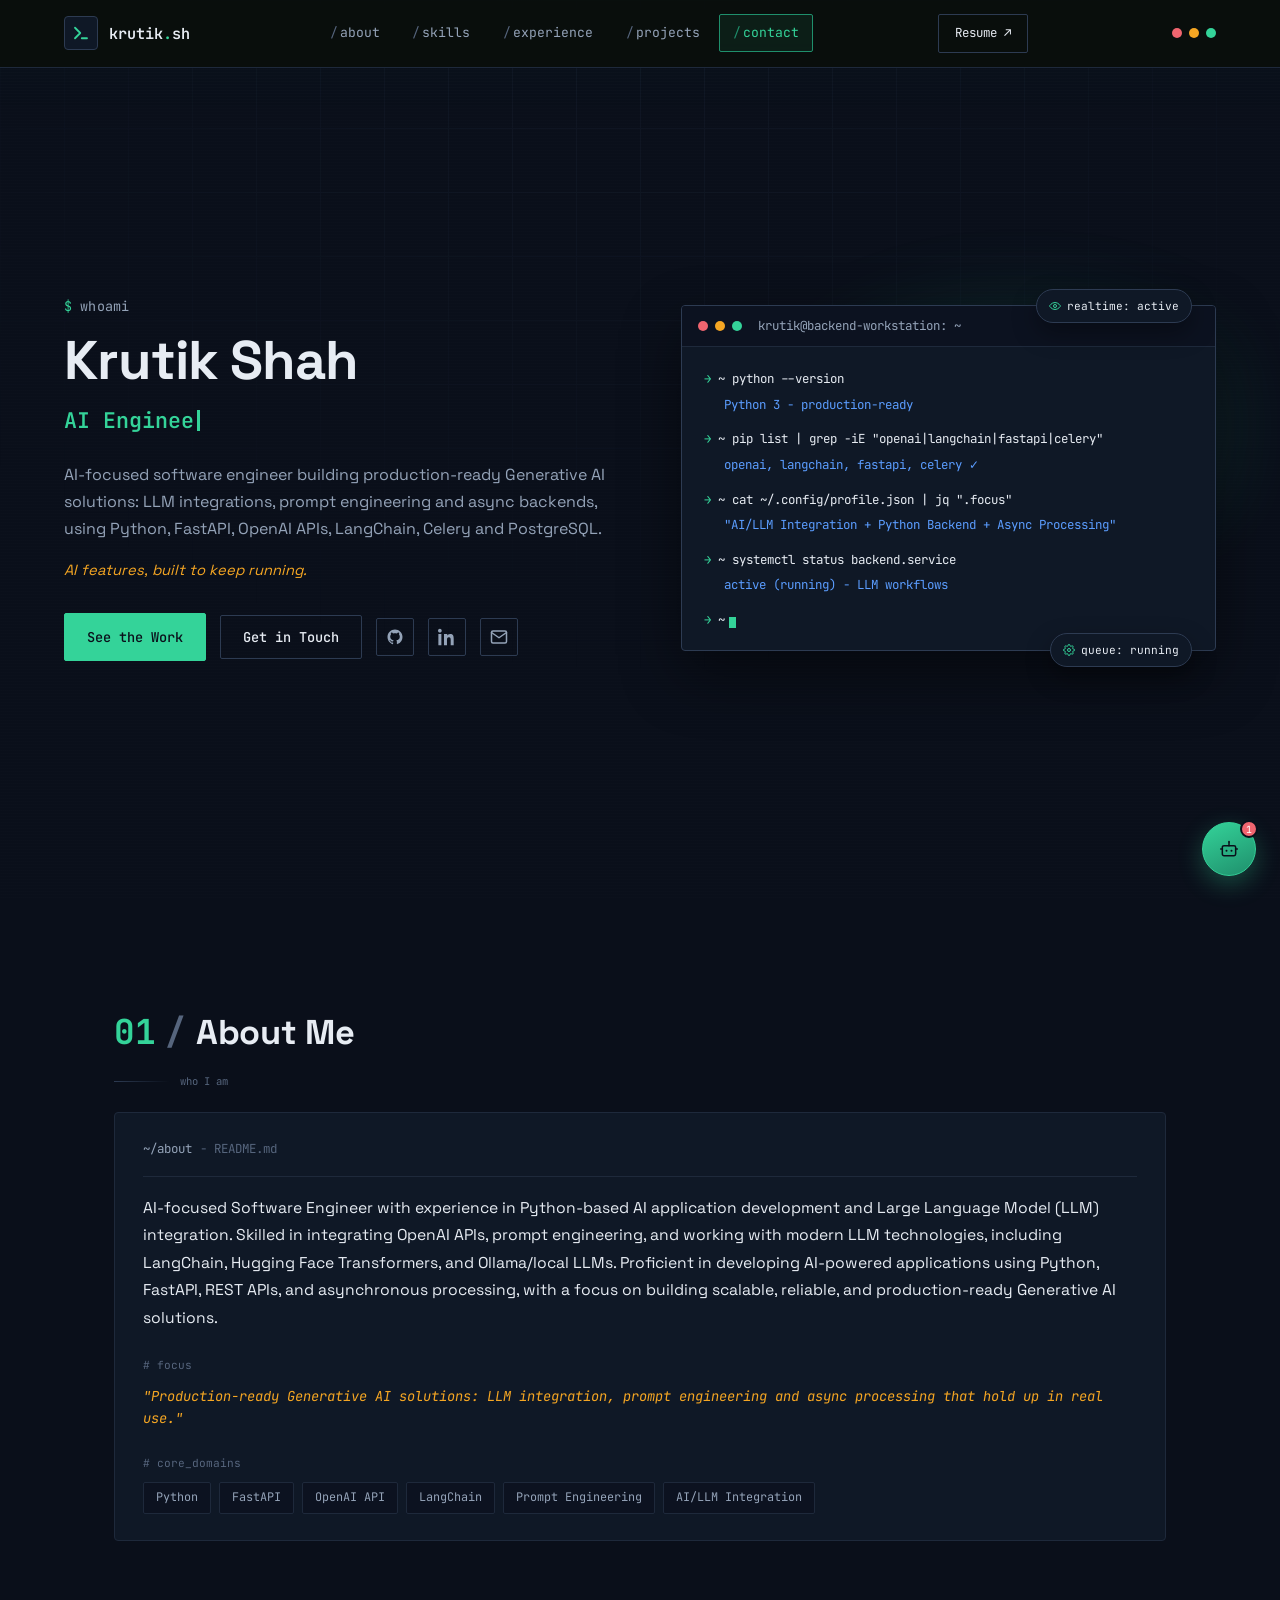
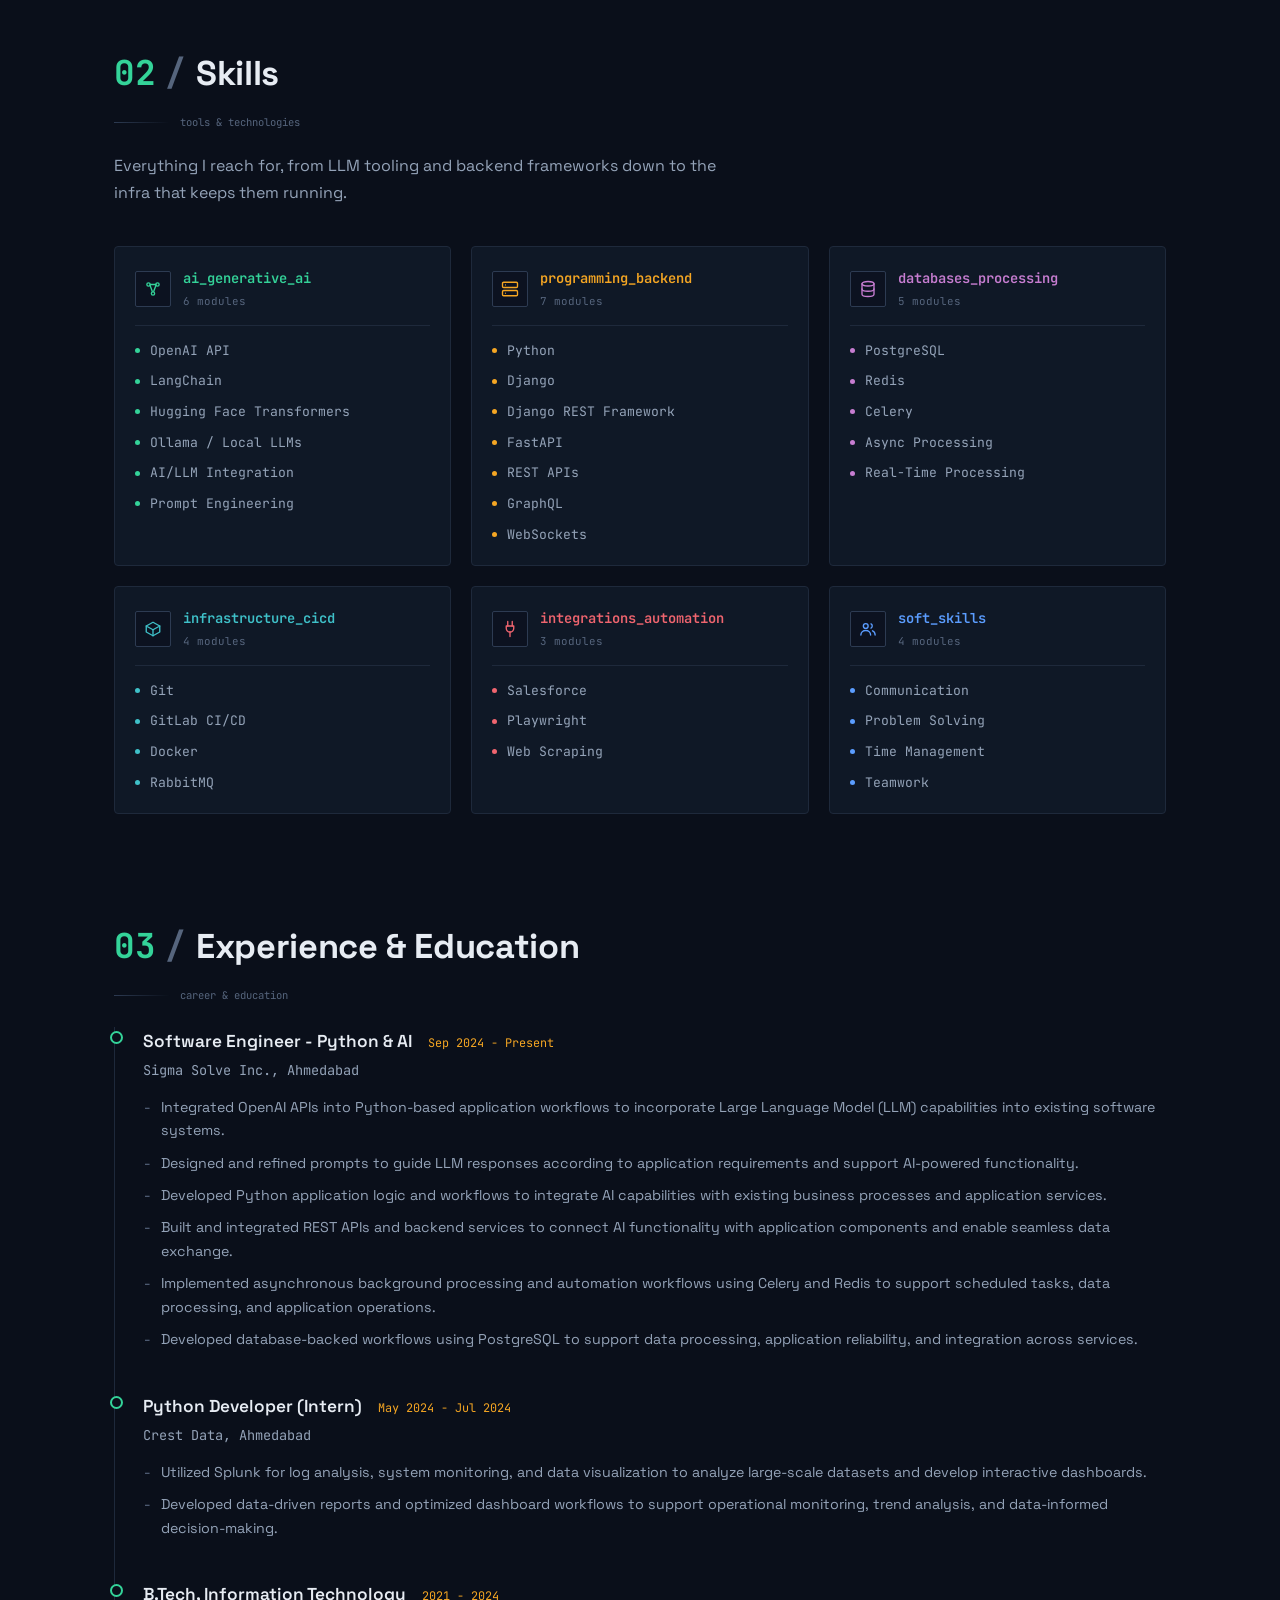
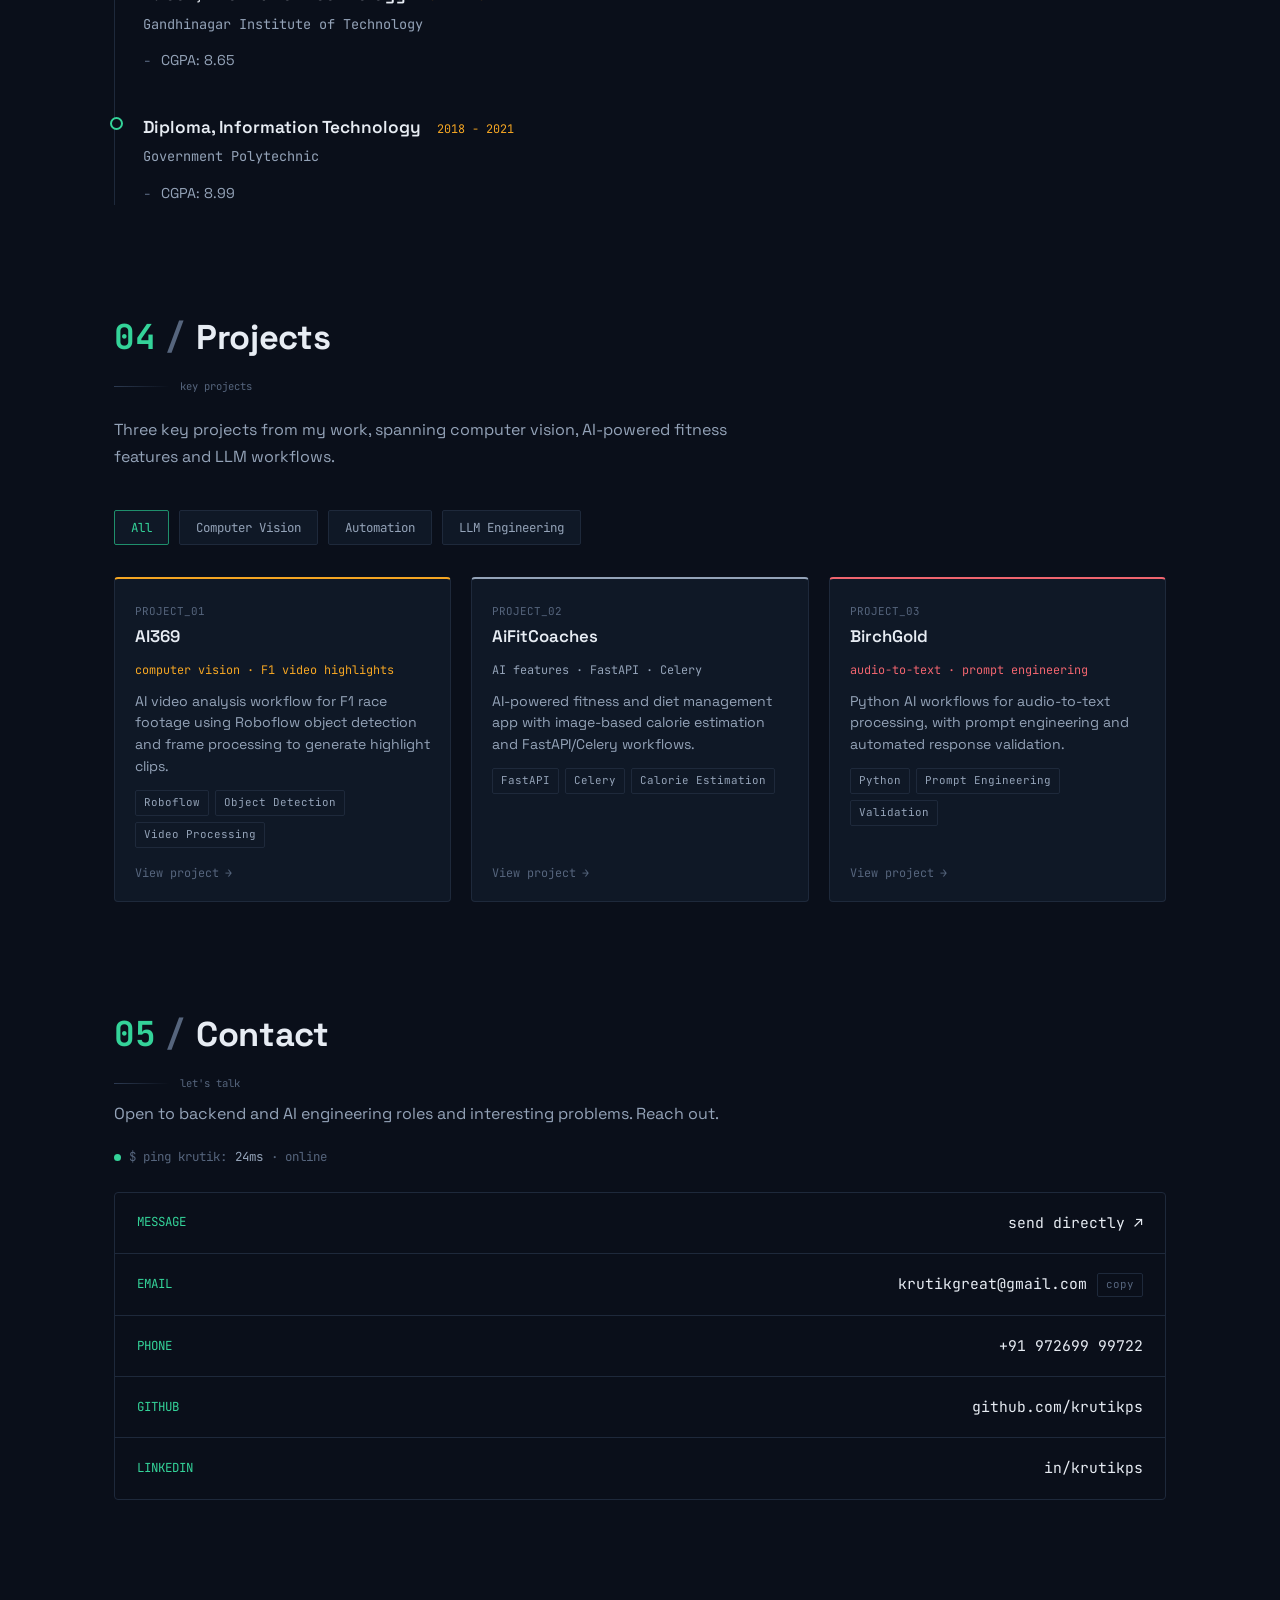
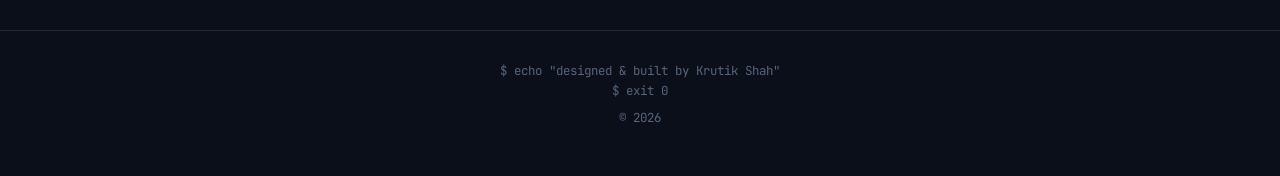
<file: index.html>
<!doctype html>
<html lang="en">

<head>
  <meta charset="UTF-8" />
  <meta name="viewport" content="width=device-width, initial-scale=1.0" />
  <title>Krutik Shah - AI Engineer &amp; Python Developer</title>
  <meta name="description"
    content="Krutik Shah - AI Engineer &amp; Python Developer building LLM-powered applications with Python, FastAPI, OpenAI APIs, LangChain, Celery and PostgreSQL." />
  <link rel="icon"
    href="data:image/svg+xml,%3Csvg xmlns='http://www.w3.org/2000/svg' viewBox='0 0 40 40'%3E%3Ccircle cx='20' cy='24' r='11' fill='none' stroke='%2334D399' stroke-width='2'/%3E%3Cpath d='M20 21C20 10 30 6 34 6 34 14 28 21 20 21Z' fill='%23F5A623'/%3E%3C/svg%3E" />
  <link rel="preconnect" href="https://fonts.googleapis.com">
  <link rel="preconnect" href="https://fonts.gstatic.com" crossorigin>
  <link
    href="https://fonts.googleapis.com/css2?family=JetBrains+Mono:wght@400;500;600;700&family=Space+Grotesk:wght@400;500;600;700&display=swap"
    rel="stylesheet">
  <link rel="stylesheet" href="style.css" />
</head>

<body>

  <div class="splash-screen" id="splashScreen" aria-hidden="true">
    <div class="splash-box">
      <p class="splash-line"><span class="splash-prompt">$</span>booting krutik.sh</p>
      <p class="splash-line splash-line-2"><span class="splash-prompt">$</span>starting backend.service</p>
      <p class="splash-line splash-line-3"><span class="splash-ok">[ok]</span>ready<span class="splash-cursor"></span>
      </p>
    </div>
  </div>

  <div class="blueprint-grid" aria-hidden="true"></div>
  <div class="scanline" aria-hidden="true"></div>

  <!-- shared defs: logo mark + diagram arrowhead -->
  <svg width="0" height="0" style="position:absolute">
    <defs>
      <symbol id="i-mark" viewBox="0 0 24 24">
        <path d="M4 5L11 12L4 19" stroke="currentColor" stroke-width="2.4" stroke-linecap="round"
          stroke-linejoin="round" fill="none" />
        <path d="M13 19H20" stroke="currentColor" stroke-width="2.4" stroke-linecap="round" />
      </symbol>
      <marker id="arrow" viewBox="0 0 10 10" refX="8" refY="5" markerWidth="6" markerHeight="6"
        orient="auto-start-reverse">
        <path d="M0,0 L10,5 L0,10 z" class="flow-arrow" />
      </marker>
    </defs>
  </svg>

  <header class="nav" id="nav">
    <a href="#top" class="logo">
      <span class="logo-badge"><svg class="logo-mark" viewBox="0 0 40 40" width="18" height="18">
          <use href="#i-mark" />
        </svg></span>
      <span class="logo-text">krutik<span class="logo-dot">.</span>sh</span>
    </a>
    <nav class="nav-links" id="navLinks">
      <a href="#telemetry" data-section="telemetry">about</a>
      <a href="#stack" data-section="stack">skills</a>
      <a href="#experience" data-section="experience">experience</a>
      <a href="#systems" data-section="systems">projects</a>
      <a href="#contact" data-section="contact">contact</a>
    </nav>
    <a class="resume-btn" href="resume.html" target="_blank" rel="noopener">Resume ↗</a>
    <div class="term-dots nav-controls" aria-hidden="true"><span></span><span></span><span></span></div>
    <button class="burger" id="burger" aria-label="Toggle menu"
      aria-expanded="false"><span></span><span></span><span></span></button>
  </header>

  <main id="top">

    <!-- HERO -->
    <section class="hero">
      <div class="hero-grid">

        <div class="hero-content">
          <p class="prompt-line hero-anim" style="--d:1"><span class="prompt-sym">$</span> whoami</p>
          <h1 class="hero-name hero-anim" style="--d:2">Krutik Shah</h1>
          <div class="hero-role-line hero-anim" style="--d:2.5">
            <span class="hero-role" id="roleCycler"></span><span class="hero-role-cursor"></span>
          </div>
          <p class="hero-sub hero-anim" style="--d:3">
            AI-focused software engineer building production-ready Generative AI solutions: LLM integrations,
            prompt engineering and async backends, using Python, FastAPI, OpenAI APIs, LangChain, Celery and
            PostgreSQL.
          </p>
          <p class="hero-tagline hero-anim" style="--d:4">AI features, built to keep running.</p>
          <div class="hero-cta hero-anim" style="--d:5">
            <a href="#systems" class="btn btn-primary">See the Work</a>
            <button type="button" class="btn btn-ghost" data-modal-open>Get in Touch</button>
            <a class="icon-btn" href="https://github.com/krutikps" target="_blank" rel="noopener" aria-label="GitHub">
              <svg viewBox="0 0 24 24" width="18" height="18" fill="currentColor">
                <path
                  d="M12 2C6.48 2 2 6.48 2 12c0 4.42 2.87 8.17 6.84 9.5.5.09.68-.22.68-.48 0-.24-.01-.87-.01-1.71-2.78.6-3.37-1.34-3.37-1.34-.46-1.16-1.11-1.47-1.11-1.47-.91-.62.07-.61.07-.61 1 .07 1.53 1.03 1.53 1.03.89 1.52 2.34 1.08 2.91.83.09-.65.35-1.08.63-1.33-2.22-.25-4.55-1.11-4.55-4.94 0-1.09.39-1.98 1.03-2.68-.1-.25-.45-1.27.1-2.65 0 0 .84-.27 2.75 1.02.8-.22 1.65-.33 2.5-.33.85 0 1.7.11 2.5.33 1.91-1.29 2.75-1.02 2.75-1.02.55 1.38.2 2.4.1 2.65.64.7 1.03 1.59 1.03 2.68 0 3.84-2.34 4.68-4.57 4.93.36.31.68.92.68 1.85 0 1.34-.01 2.42-.01 2.75 0 .27.18.58.69.48A10.02 10.02 0 0022 12c0-5.52-4.48-10-10-10z" />
              </svg>
            </a>
            <a class="icon-btn" href="https://www.linkedin.com/in/krutikps" target="_blank" rel="noopener"
              aria-label="LinkedIn">
              <svg viewBox="0 0 24 24" width="18" height="18" fill="currentColor">
                <path
                  d="M4.98 3.5C4.98 4.88 3.87 6 2.5 6S.02 4.88.02 3.5 1.13 1 2.5 1s2.48 1.12 2.48 2.5zM.5 8h4v15h-4V8zM8.5 8h3.83v2.05h.05c.53-1 1.83-2.05 3.77-2.05 4.03 0 4.77 2.65 4.77 6.1V23h-4v-6.93c0-1.65-.03-3.77-2.3-3.77-2.3 0-2.65 1.8-2.65 3.65V23h-4V8z" />
              </svg>
            </a>
            <a class="icon-btn" href="mailto:krutikgreat@gmail.com" aria-label="Email">
              <svg viewBox="0 0 24 24" width="18" height="18" fill="none" stroke="currentColor" stroke-width="2"
                stroke-linecap="round" stroke-linejoin="round">
                <path d="M4 4h16a2 2 0 0 1 2 2v12a2 2 0 0 1-2 2H4a2 2 0 0 1-2-2V6a2 2 0 0 1 2-2z" />
                <path d="M22 6l-10 7L2 6" />
              </svg>
            </a>
          </div>
        </div>

        <div class="hero-term-wrap hero-anim" style="--d:2">
          <span class="hero-float-badge hero-float-top"><svg viewBox="0 0 24 24" width="12" height="12" fill="none"
              stroke="currentColor" stroke-width="2">
              <path d="M1 12s4-7 11-7 11 7 11 7-4 7-11 7-11-7-11-7z" />
              <circle cx="12" cy="12" r="3" />
            </svg>realtime: active</span>
          <div class="terminal hero-terminal">
            <div class="term-bar">
              <div class="term-dots" aria-hidden="true"><span></span><span></span><span></span></div>
              <span class="term-title">krutik@backend-workstation: ~</span>
            </div>
            <div class="term-body hero-term-body">
              <p class="term-line hero-anim" style="--d:3"><span class="term-arrow">&rarr;</span> <span
                  class="term-cmd">~ python --version</span></p>
              <p class="term-out hero-anim" style="--d:3.3">Python 3 - production-ready</p>
              <p class="term-line hero-anim" style="--d:4"><span class="term-arrow">&rarr;</span> <span
                  class="term-cmd">~ pip list | grep -iE "openai|langchain|fastapi|celery"</span></p>
              <p class="term-out hero-anim" style="--d:4.3">openai, langchain, fastapi, celery &check;</p>
              <p class="term-line hero-anim" style="--d:5"><span class="term-arrow">&rarr;</span> <span
                  class="term-cmd">~ cat ~/.config/profile.json | jq ".focus"</span></p>
              <p class="term-out hero-anim" style="--d:5.3">"AI/LLM Integration + Python Backend + Async Processing"</p>
              <p class="term-line hero-anim" style="--d:6"><span class="term-arrow">&rarr;</span> <span
                  class="term-cmd">~ systemctl status backend.service</span></p>
              <p class="term-out hero-anim" style="--d:6.3">active (running) - LLM workflows</p>
              <p class="term-line hero-anim" style="--d:7"><span class="term-arrow">&rarr;</span> <span
                  class="term-cmd">~</span><span class="cursor"></span></p>
            </div>
          </div>
          <span class="hero-float-badge hero-float-bottom"><svg viewBox="0 0 24 24" width="12" height="12" fill="none"
              stroke="currentColor" stroke-width="2">
              <circle cx="12" cy="12" r="3" />
              <path
                d="M19.4 15a1.65 1.65 0 0 0 .33 1.82l.06.06a2 2 0 1 1-2.83 2.83l-.06-.06a1.65 1.65 0 0 0-1.82-.33 1.65 1.65 0 0 0-1 1.51V21a2 2 0 0 1-4 0v-.09A1.65 1.65 0 0 0 9 19.4a1.65 1.65 0 0 0-1.82.33l-.06.06a2 2 0 1 1-2.83-2.83l.06-.06a1.65 1.65 0 0 0 .33-1.82 1.65 1.65 0 0 0-1.51-1H3a2 2 0 0 1 0-4h.09A1.65 1.65 0 0 0 4.6 9a1.65 1.65 0 0 0-.33-1.82l-.06-.06a2 2 0 1 1 2.83-2.83l.06.06a1.65 1.65 0 0 0 1.82.33H9a1.65 1.65 0 0 0 1-1.51V3a2 2 0 0 1 4 0v.09a1.65 1.65 0 0 0 1 1.51 1.65 1.65 0 0 0 1.82-.33l.06-.06a2 2 0 1 1 2.83 2.83l-.06.06a1.65 1.65 0 0 0-.33 1.82V9a1.65 1.65 0 0 0 1.51 1H21a2 2 0 0 1 0 4h-.09a1.65 1.65 0 0 0-1.51 1z" />
            </svg>queue: running</span>
        </div>

      </div>
    </section>

    <!-- TELEMETRY -->
    <section id="telemetry" class="section">
      <div class="sec-head">
        <h2 class="sec-title"><span class="sec-index">01</span><span class="sec-slash">/</span>About Me</h2>
        <div class="sec-rule"><span class="sec-rule-line"></span><span class="sec-log">who I am</span></div>
      </div>
      <div class="about-grid reveal">
        <div class="about-readme">
          <div class="readme-head">
            <span class="readme-path">~/about</span>
            <span class="readme-file">- README.md</span>
          </div>
          <p class="readme-bio">
            AI-focused Software Engineer with experience in Python-based AI application development and Large
            Language Model (LLM) integration. Skilled in integrating OpenAI APIs, prompt engineering, and working
            with modern LLM technologies, including LangChain, Hugging Face Transformers, and Ollama/local LLMs.
            Proficient in developing AI-powered applications using Python, FastAPI, REST APIs, and asynchronous
            processing, with a focus on building scalable, reliable, and production-ready Generative AI solutions.
          </p>
          <div class="readme-block">
            <p class="readme-label"># focus</p>
            <p class="readme-quote">"Production-ready Generative AI solutions: LLM integration, prompt engineering and
              async processing that hold up in real use."</p>
          </div>
          <div class="readme-block">
            <p class="readme-label"># core_domains</p>
            <div class="domain-tags">
              <span>Python</span><span>FastAPI</span><span>OpenAI API</span><span>LangChain</span><span>Prompt
                Engineering</span><span>AI/LLM Integration</span>
            </div>
          </div>
        </div>
      </div>
    </section>

    <!-- SKILL MATRIX -->
    <section id="stack" class="section">
      <div class="sec-head">
        <h2 class="sec-title"><span class="sec-index">02</span><span class="sec-slash">/</span>Skills</h2>
        <div class="sec-rule"><span class="sec-rule-line"></span><span class="sec-log">tools &amp; technologies</span>
        </div>
      </div>
      <p class="section-lede">Everything I reach for, from LLM tooling and backend frameworks down to the infra that keeps them running.
      </p>

      <div class="skill-grid reveal">

        <div class="skill-card" data-cat="llm">
          <div class="skill-head">
            <span class="skill-icon"><svg viewBox="0 0 24 24" fill="none" stroke="currentColor" stroke-width="1.8"
                stroke-linecap="round" stroke-linejoin="round">
                <circle cx="6" cy="6" r="2.2" />
                <circle cx="18" cy="6" r="2.2" />
                <circle cx="12" cy="18" r="2.2" />
                <path d="M8 7l3 8M16 7l-3 8M8.2 6h7.6" />
              </svg></span>
            <div class="skill-head-text">
              <span class="skill-label">ai_generative_ai</span>
              <span class="skill-count">6 modules</span>
            </div>
          </div>
          <ul class="skill-list">
            <li><span class="skill-dot"></span>OpenAI API</li>
            <li><span class="skill-dot"></span>LangChain</li>
            <li><span class="skill-dot"></span>Hugging Face Transformers</li>
            <li><span class="skill-dot"></span>Ollama / Local LLMs</li>
            <li><span class="skill-dot"></span>AI/LLM Integration</li>
            <li><span class="skill-dot"></span>Prompt Engineering</li>
          </ul>
        </div>
        <div class="skill-card" data-cat="backend">
          <div class="skill-head">
            <span class="skill-icon"><svg viewBox="0 0 24 24" fill="none" stroke="currentColor" stroke-width="1.8"
                stroke-linecap="round" stroke-linejoin="round">
                <rect x="2" y="3" width="20" height="7" rx="1.5" />
                <rect x="2" y="14" width="20" height="7" rx="1.5" />
                <circle cx="6" cy="6.5" r=".8" fill="currentColor" stroke="none" />
                <circle cx="6" cy="17.5" r=".8" fill="currentColor" stroke="none" />
              </svg></span>
            <div class="skill-head-text">
              <span class="skill-label">programming_backend</span>
              <span class="skill-count">7 modules</span>
            </div>
          </div>
          <ul class="skill-list">
            <li><span class="skill-dot"></span>Python</li>
            <li><span class="skill-dot"></span>Django</li>
            <li><span class="skill-dot"></span>Django REST Framework</li>
            <li><span class="skill-dot"></span>FastAPI</li>
            <li><span class="skill-dot"></span>REST APIs</li>
            <li><span class="skill-dot"></span>GraphQL</li>
            <li><span class="skill-dot"></span>WebSockets</li>
          </ul>
        </div>
        <div class="skill-card" data-cat="data">
          <div class="skill-head">
            <span class="skill-icon"><svg viewBox="0 0 24 24" fill="none" stroke="currentColor" stroke-width="1.8"
                stroke-linecap="round" stroke-linejoin="round">
                <ellipse cx="12" cy="5" rx="8" ry="3" />
                <path d="M4 5v14c0 1.66 3.58 3 8 3s8-1.34 8-3V5" />
                <path d="M4 12c0 1.66 3.58 3 8 3s8-1.34 8-3" />
              </svg></span>
            <div class="skill-head-text">
              <span class="skill-label">databases_processing</span>
              <span class="skill-count">5 modules</span>
            </div>
          </div>
          <ul class="skill-list">
            <li><span class="skill-dot"></span>PostgreSQL</li>
            <li><span class="skill-dot"></span>Redis</li>
            <li><span class="skill-dot"></span>Celery</li>
            <li><span class="skill-dot"></span>Async Processing</li>
            <li><span class="skill-dot"></span>Real-Time Processing</li>
          </ul>
        </div>
        <div class="skill-card" data-cat="infra">
          <div class="skill-head">
            <span class="skill-icon"><svg viewBox="0 0 24 24" fill="none" stroke="currentColor" stroke-width="1.8"
                stroke-linecap="round" stroke-linejoin="round">
                <path d="M21 8l-9-5-9 5 9 5 9-5z" />
                <path d="M3 8v8l9 5 9-5V8" />
                <path d="M12 13v8" />
              </svg></span>
            <div class="skill-head-text">
              <span class="skill-label">infrastructure_cicd</span>
              <span class="skill-count">4 modules</span>
            </div>
          </div>
          <ul class="skill-list">
            <li><span class="skill-dot"></span>Git</li>
            <li><span class="skill-dot"></span>GitLab CI/CD</li>
            <li><span class="skill-dot"></span>Docker</li>
            <li><span class="skill-dot"></span>RabbitMQ</li>
          </ul>
        </div>
        <div class="skill-card" data-cat="integrations">
          <div class="skill-head">
            <span class="skill-icon"><svg viewBox="0 0 24 24" fill="none" stroke="currentColor" stroke-width="1.8"
                stroke-linecap="round" stroke-linejoin="round">
                <path d="M9 2v6M15 2v6" />
                <path d="M7 8h10v3a5 5 0 0 1-5 5 5 5 0 0 1-5-5V8z" />
                <path d="M12 16v6" />
              </svg></span>
            <div class="skill-head-text">
              <span class="skill-label">integrations_automation</span>
              <span class="skill-count">3 modules</span>
            </div>
          </div>
          <ul class="skill-list">
            <li><span class="skill-dot"></span>Salesforce</li>
            <li><span class="skill-dot"></span>Playwright</li>
            <li><span class="skill-dot"></span>Web Scraping</li>
          </ul>
        </div>
        <div class="skill-card" data-cat="ml">
          <div class="skill-head">
            <span class="skill-icon"><svg viewBox="0 0 24 24" fill="none" stroke="currentColor" stroke-width="1.8" stroke-linecap="round" stroke-linejoin="round"><circle cx="9" cy="8" r="3.2" /><path d="M2.5 20c0-3.6 2.9-6 6.5-6s6.5 2.4 6.5 6" /><path d="M16 5.2a3.2 3.2 0 0 1 0 5.6M18 14.4c2 .7 3.5 2.5 3.5 5.6" /></svg></span>
            <div class="skill-head-text">
              <span class="skill-label">soft_skills</span>
              <span class="skill-count">4 modules</span>
            </div>
          </div>
          <ul class="skill-list">
            <li><span class="skill-dot"></span>Communication</li>
            <li><span class="skill-dot"></span>Problem Solving</li>
            <li><span class="skill-dot"></span>Time Management</li>
            <li><span class="skill-dot"></span>Teamwork</li>
          </ul>
        </div>

      </div>
    </section>

    <!-- EXPERIENCE -->
    <section id="experience" class="section">
      <div class="sec-head">
        <h2 class="sec-title"><span class="sec-index">03</span><span class="sec-slash">/</span>Experience &amp;
          Education</h2>
        <div class="sec-rule"><span class="sec-rule-line"></span><span class="sec-log">career &amp; education</span>
        </div>
      </div>

      <div class="explog reveal">

        <div class="exp-item">
          <div class="exp-head">
            <h3>Software Engineer - Python &amp; AI</h3>
            <span class="exp-date">Sep 2024 - Present</span>
          </div>
          <p class="exp-company">Sigma Solve Inc., Ahmedabad</p>
          <ul>
            <li>Integrated OpenAI APIs into Python-based application workflows to incorporate Large Language Model (LLM) capabilities into existing software systems.</li>
            <li>Designed and refined prompts to guide LLM responses according to application requirements and support AI-powered functionality.</li>
            <li>Developed Python application logic and workflows to integrate AI capabilities with existing business processes and application services.</li>
            <li>Built and integrated REST APIs and backend services to connect AI functionality with application components and enable seamless data exchange.</li>
            <li>Implemented asynchronous background processing and automation workflows using Celery and Redis to support scheduled tasks, data processing, and application operations.</li>
            <li>Developed database-backed workflows using PostgreSQL to support data processing, application reliability, and integration across services.</li>
          </ul>
        </div>

        <div class="exp-item">
          <div class="exp-head">
            <h3>Python Developer (Intern)</h3>
            <span class="exp-date">May 2024 - Jul 2024</span>
          </div>
          <p class="exp-company">Crest Data, Ahmedabad</p>
          <ul>
            <li>Utilized Splunk for log analysis, system monitoring, and data visualization to analyze large-scale datasets and develop interactive dashboards.</li>
            <li>Developed data-driven reports and optimized dashboard workflows to support operational monitoring, trend analysis, and data-informed decision-making.</li>
          </ul>
        </div>

        <div class="exp-item">
          <div class="exp-head">
            <h3>B.Tech, Information Technology</h3>
            <span class="exp-date">2021 - 2024</span>
          </div>
          <p class="exp-company">Gandhinagar Institute of Technology</p>
          <ul>
            <li>CGPA: 8.65</li>
          </ul>
        </div>

        <div class="exp-item">
          <div class="exp-head">
            <h3>Diploma, Information Technology</h3>
            <span class="exp-date">2018 - 2021</span>
          </div>
          <p class="exp-company">Government Polytechnic</p>
          <ul>
            <li>CGPA: 8.99</li>
          </ul>
        </div>

      </div>
    </section>

    <!-- PIPELINE ARTIFACTS -->
    <section id="systems" class="section">
      <div class="sec-head">
        <h2 class="sec-title"><span class="sec-index">04</span><span class="sec-slash">/</span>Projects</h2>
        <div class="sec-rule"><span class="sec-rule-line"></span><span class="sec-log">key projects</span></div>
      </div>
      <p class="section-lede">Three key projects from my work, spanning computer vision, AI-powered fitness features and LLM
        workflows.</p>

      <div class="filter-tabs" role="group" aria-label="Filter projects by domain">
        <button type="button" class="filter-tab active" data-filter="all">All</button>
        <button type="button" class="filter-tab" data-filter="cv">Computer Vision</button>
        <button type="button" class="filter-tab" data-filter="automation">Automation</button>
        <button type="button" class="filter-tab" data-filter="llm">LLM Engineering</button>
      </div>

      <div class="pipeline-grid reveal">

        <!-- PROJECT 01 -->
        <article class="pipeline-card" data-category="cv" tabindex="0" role="button" aria-haspopup="dialog">
          <div class="pl-head">
            <div>
              <span class="pl-id">PROJECT_01</span>
              <h3>AI369</h3>
            </div>
            <span class="pl-role">computer vision · F1 video highlights</span>
          </div>
          <p class="pl-summary">AI video analysis workflow for F1 race footage using Roboflow object detection and
            frame processing to generate highlight clips.</p>
          <div class="pl-tags"><span>Roboflow</span><span>Object Detection</span><span>Video Processing</span></div>
          <span class="pl-view">View project <span aria-hidden="true">&rarr;</span></span>
          <div class="pl-detail">
            <div class="pl-body">
              <div class="pl-code-pane">
                <p class="pl-snippet-label">what it does</p>
                <ul style="display:flex;flex-direction:column;gap:9px;">
                  <li style="font-size:.87rem;color:var(--text-dim);">Developed an AI-based video analysis workflow for Formula 1 race footage using Roboflow object detection and video-frame processing.</li>
                  <li style="font-size:.87rem;color:var(--text-dim);">Integrated model inference to detect objects across extracted frames and connected detection results with video-processing workflows to support automated highlight clip generation.</li>
                </ul>
              </div>
            </div>
            <div class="pl-spec">
              <span><b>TOOLS</b> Roboflow · object detection · frame processing</span>
              <span><b>INPUT</b> F1 race videos</span>
              <span><b>OUTPUT</b> automated highlight clips</span>
            </div>
          </div>
        </article>

        <!-- PROJECT 02 -->
        <article class="pipeline-card" data-category="automation" tabindex="0" role="button" aria-haspopup="dialog">
          <div class="pl-head">
            <div>
              <span class="pl-id">PROJECT_02</span>
              <h3>AiFitCoaches</h3>
            </div>
            <span class="pl-role">AI features · FastAPI · Celery</span>
          </div>
          <p class="pl-summary">AI-powered fitness and diet management app with image-based calorie estimation and
            FastAPI/Celery workflows.</p>
          <div class="pl-tags"><span>FastAPI</span><span>Celery</span><span>Calorie Estimation</span></div>
          <span class="pl-view">View project <span aria-hidden="true">&rarr;</span></span>
          <div class="pl-detail">
            <div class="pl-body">
              <div class="pl-code-pane">
                <p class="pl-snippet-label">what it does</p>
                <ul style="display:flex;flex-direction:column;gap:9px;">
                  <li style="font-size:.87rem;color:var(--text-dim);">Developed AI-powered features for a fitness and diet management application, including image-based calorie estimation to help users track nutritional intake.</li>
                  <li style="font-size:.87rem;color:var(--text-dim);">Built application workflows using FastAPI and Celery to support fitness and meal management functionality, background task processing, and API integration.</li>
                </ul>
              </div>
            </div>
            <div class="pl-spec">
              <span><b>STACK</b> FastAPI · Celery</span>
              <span><b>FEATURES</b> image-based calorie estimation · meal management · background tasks</span>
            </div>
          </div>
        </article>

        <!-- PROJECT 03 -->
        <article class="pipeline-card" data-category="llm" tabindex="0" role="button" aria-haspopup="dialog">
          <div class="pl-head">
            <div>
              <span class="pl-id">PROJECT_03</span>
              <h3>BirchGold</h3>
            </div>
            <span class="pl-role">audio-to-text · prompt engineering</span>
          </div>
          <p class="pl-summary">Python AI workflows for audio-to-text processing, with prompt engineering and automated
            response validation.</p>
          <div class="pl-tags"><span>Python</span><span>Prompt Engineering</span><span>Validation</span></div>
          <span class="pl-view">View project <span aria-hidden="true">&rarr;</span></span>
          <div class="pl-detail">
            <div class="pl-body">
              <div class="pl-code-pane">
                <p class="pl-snippet-label">what it does</p>
                <ul style="display:flex;flex-direction:column;gap:9px;">
                  <li style="font-size:.87rem;color:var(--text-dim);">Developed Python-based AI workflows for audio-to-text processing and integrated prompt engineering techniques to guide AI-generated responses.</li>
                  <li style="font-size:.87rem;color:var(--text-dim);">Implemented automated response validation to support output consistency and reliable processing within the application workflow.</li>
                </ul>
              </div>
            </div>
            <div class="pl-spec">
              <span><b>TASK</b> audio-to-text processing</span>
              <span><b>METHOD</b> prompt engineering + automated response validation</span>
            </div>
          </div>
        </article>

      </div>
    </section>

    <!-- CONTACT -->
    <section id="contact" class="section contact-section">
      <div class="sec-head">
        <h2 class="sec-title"><span class="sec-index">05</span><span class="sec-slash">/</span>Contact</h2>
        <div class="sec-rule"><span class="sec-rule-line"></span><span class="sec-log">let's talk</span></div>
      </div>
      <p class="contact-sub">Open to backend and AI engineering roles and interesting problems. Reach out.</p>
      <p class="ping-status"><span class="ping-dot" aria-hidden="true"></span>$ ping krutik: <span
          class="ping-ms">24ms</span> · online</p>
      <div class="contact-table reveal">
        <button type="button" class="contact-row" data-modal-open>
          <span class="cr-label">MESSAGE</span>
          <span class="cr-value">send directly ↗</span>
        </button>
        <a class="contact-row" href="mailto:krutikgreat@gmail.com">
          <span class="cr-label">EMAIL</span>
          <span class="cr-value">krutikgreat@gmail.com<button type="button" class="copy-btn"
              data-copy="krutikgreat@gmail.com" aria-label="Copy email">copy</button></span>
        </a>
        <a class="contact-row" href="tel:+919726999722">
          <span class="cr-label">PHONE</span>
          <span class="cr-value">+91 972699 99722</span>
        </a>
        <a class="contact-row" href="https://github.com/krutikps" target="_blank" rel="noopener">
          <span class="cr-label">GITHUB</span>
          <span class="cr-value">github.com/krutikps</span>
        </a>
        <a class="contact-row" href="https://www.linkedin.com/in/krutikps" target="_blank" rel="noopener">
          <span class="cr-label">LINKEDIN</span>
          <span class="cr-value">in/krutikps</span>
        </a>
      </div>
    </section>

    <footer class="footer">
      <p>$ echo "designed &amp; built by Krutik Shah"</p>
      <p>$ exit 0</p>
      <p class="footer-year">© <span id="year"></span></p>
      <button type="button" class="scroll-top" id="scrollTop" aria-label="Scroll to top">↑</button>
    </footer>

  </main>

  <!-- CONTACT MODAL -->
  <div class="modal-overlay" id="contactModal" data-modal-close>
    <div class="modal-box" role="dialog" aria-modal="true" aria-labelledby="modalTitle">
      <div class="term-bar">
        <div class="term-dots" aria-hidden="true"><span></span><span></span><span></span></div>
        <span class="term-title" id="modalTitle">contact_form.sh</span>
        <button type="button" class="modal-close" data-modal-close aria-label="Close">&#10005;</button>
      </div>
      <div class="modal-body">
        <form id="contactForm">
          <input type="hidden" name="access_key" value="0f3a8d68-9fd0-4fd6-ad0f-da53c097c4af" />
          <input type="checkbox" name="botcheck" class="hp-field" tabindex="-1" autocomplete="off" />
          <div class="form-field">
            <label for="cf-name">name</label>
            <input type="text" id="cf-name" name="name" required />
          </div>
          <div class="form-field">
            <label for="cf-email">email</label>
            <input type="email" id="cf-email" name="email" required />
          </div>
          <div class="form-field">
            <label for="cf-message">message</label>
            <textarea id="cf-message" name="message" rows="4" required></textarea>
          </div>
          <button type="submit" class="btn btn-primary form-submit">Send message</button>
          <p class="form-msg" id="formMsg"></p>
        </form>
      </div>
    </div>
  </div>

  <!-- PROJECT MODAL -->
  <div class="modal-overlay" id="projectModal" data-modal-close>
    <div class="modal-box modal-box-lg" role="dialog" aria-modal="true" aria-labelledby="projectModalTitle">
      <div class="term-bar">
        <div class="term-dots" aria-hidden="true"><span></span><span></span><span></span></div>
        <span class="term-title">pipeline.sh</span>
        <button type="button" class="modal-close" data-modal-close aria-label="Close">&#10005;</button>
      </div>
      <div class="modal-body modal-body-project">
        <div class="pl-modal-head">
          <span class="pl-id" id="projectModalId"></span>
          <h3 id="projectModalTitle"></h3>
          <span class="pl-role" id="projectModalRole"></span>
        </div>
        <div id="projectModalDetail"></div>
      </div>
    </div>
  </div>

  <!-- AI AGENT WIDGET -->
  <button type="button" class="agent-toggle" id="agentToggle" aria-label="Open site assistant" aria-expanded="false">
    <svg class="agent-icon-bot" viewBox="0 0 24 24" width="20" height="20" fill="none" stroke="currentColor"
      stroke-width="1.8" stroke-linecap="round" stroke-linejoin="round">
      <rect x="4" y="8" width="16" height="12" rx="2" />
      <path d="M12 8V4" />
      <circle cx="12" cy="3" r="1" fill="currentColor" stroke="none" />
      <circle cx="9" cy="14" r="1.2" fill="currentColor" stroke="none" />
      <circle cx="15" cy="14" r="1.2" fill="currentColor" stroke="none" />
      <path d="M2 12h2M20 12h2" />
    </svg>
    <svg class="agent-icon-close" viewBox="0 0 24 24" width="18" height="18" fill="none" stroke="currentColor"
      stroke-width="2" stroke-linecap="round" stroke-linejoin="round">
      <path d="M18 6L6 18M6 6l12 12" />
    </svg>
    <span class="agent-toggle-badge" id="agentBadge">1</span>
  </button>

  <div class="agent-panel" id="agentPanel">
    <div class="term-bar">
      <div class="term-dots" aria-hidden="true"><span></span><span></span><span></span></div>
      <span class="term-title">ask_krutik.sh</span>
      <span class="agent-status"><span class="ping-dot" aria-hidden="true"></span>online</span>
      <button type="button" class="agent-close" id="agentCloseBtn" aria-label="Close chat">&#10005;</button>
    </div>
    <div class="agent-body" id="agentBody"></div>
    <div class="agent-quick" id="agentQuick"></div>
    <form class="agent-input-row" id="agentForm">
      <span class="agent-prompt">$</span>
      <input type="text" id="agentInput" placeholder="ask about skills, projects, resume..." autocomplete="off" />
      <button type="submit" class="agent-send" aria-label="Send">
        <svg viewBox="0 0 24 24" width="15" height="15" fill="none" stroke="currentColor" stroke-width="2"
          stroke-linecap="round" stroke-linejoin="round">
          <path d="M5 12h14M13 6l6 6-6 6" />
        </svg>
      </button>
    </form>
  </div>

  <script src="script.js"></script>
</body>

</html>
</file>
<file: style.css>
:root{
  --bg: #0A0F1A;
  --bg-raised: #0F1826;
  --bg-inset: #0C1220;
  --grid-line: #1E293B;
  --grid-line-bright: #2D3B52;
  --text: #E7ECF3;
  --text-dim: #94A3B8;
  --text-faint: #56657D;
  --accent: #34D399;
  --accent-dim: #1F8F6C;
  --accent-amber: #F5A623;
  --accent-blue: #5B9DFF;
  --accent-red: #F0656F;
  --accent-cyan: #3FC1C9;
  --accent-magenta: #C77DD1;
  --radius: 4px;
  --radius-sm: 2px;
  --maxw: 1180px;
  --unit: 8px;
  --ff-mono: 'JetBrains Mono', ui-monospace, 'SFMono-Regular', monospace;
  --ff-display: 'Space Grotesk', var(--ff-mono);
  --ff-body: 'Space Grotesk', var(--ff-mono);
}

*{box-sizing:border-box; margin:0; padding:0;}
html{scroll-behavior:smooth;}
body{
  background: var(--bg);
  color: var(--text);
  font-family: var(--ff-body);
  line-height: 1.65;
  overflow-x: hidden;
  position: relative;
}

/* ---------- BLUEPRINT GRID BACKDROP ---------- */
.blueprint-grid{
  position: fixed; inset:0; z-index:0; pointer-events:none;
  background-image:
    linear-gradient(var(--grid-line) 1px, transparent 1px),
    linear-gradient(90deg, var(--grid-line) 1px, transparent 1px);
  background-size: 64px 64px;
  opacity: .35;
  mask-image: radial-gradient(ellipse 1200px 900px at 50% 0%, #000 0%, transparent 75%);
}

/* ---------- SCANLINE TEXTURE ---------- */
.scanline{
  position: fixed; inset:0; z-index:1; pointer-events:none;
  background: linear-gradient(rgba(231,236,243,0.025) 1px, transparent 1px);
  background-size: 100% 3px;
  opacity: .5;
}
.scanline::after{
  content:""; position:absolute; top:0; left:0; right:0; height:120px;
  background: linear-gradient(rgba(52,211,153,0.05), transparent);
  animation: scanmove 9s linear infinite;
  will-change: transform;
}
@keyframes scanmove{
  0%{ transform: translateY(-120px); }
  100%{ transform: translateY(100vh); }
}
@media (prefers-reduced-motion: reduce){
  .scanline::after{ animation: none; display:none; }
}

a{color:inherit; text-decoration:none;}
ul{list-style:none;}
img{max-width:100%; display:block;}
code, pre{ font-family: var(--ff-mono); }

::selection{ background: var(--accent); color: var(--bg); }

/* ---------- NAV ---------- */
.nav{
  position: fixed; top:0; left:0; right:0; z-index:100;
  display:flex; align-items:center; justify-content:space-between;
  padding: 14px 5vw;
  backdrop-filter: blur(14px);
  background: rgba(10,14,11,0.88);
  border-bottom: 1px solid var(--grid-line);
  color: var(--text);
}
.nav-controls{ margin-left:18px; }
.logo{ display:flex; align-items:center; gap:11px; font-family: var(--ff-mono); font-weight:600; font-size:.95rem; color: var(--text); }
.logo-badge{
  display:flex; align-items:center; justify-content:center; flex-shrink:0;
  width:34px; height:34px; border-radius: var(--radius);
  background: var(--bg-raised); border: 1px solid var(--grid-line-bright);
  transition: border-color .2s ease;
}
.logo:hover .logo-badge{ border-color: var(--accent-dim); }
.logo-mark{ color: var(--accent); flex-shrink:0; }
.logo-dot{ color: var(--accent); }
.nav-links{ display:flex; align-items:center; gap:.3rem; font-size:.82rem; font-family: var(--ff-mono); }
.nav-links a{
  color: var(--text-dim); position:relative; padding: 7px 13px;
  border-radius: var(--radius-sm); border: 1px solid transparent;
  transition: color .2s ease, background .2s ease, border-color .2s ease;
}
.nav-links a::before{ content:"/"; color: var(--text-faint); margin-right:2px; }
.nav-links a:hover{ color: var(--text); background: var(--bg-raised); border-color: var(--grid-line); }
.nav-links a.active{ color: var(--accent); background: rgba(52,211,153,0.08); border-color: var(--accent-dim); }
.nav-links a.active::before{ color: var(--accent-dim); }

.resume-btn{
  border: 1px solid var(--grid-line-bright);
  padding: 8px 16px;
  border-radius: var(--radius-sm);
  font-family: var(--ff-mono); font-size: .78rem; color: var(--text);
  transition: all .2s ease; white-space: nowrap;
}
.resume-btn:hover{ background: var(--accent); border-color: var(--accent); color: var(--bg); }

.burger{ display:none; flex-direction:column; gap:5px; background:none; border:none; cursor:pointer; padding:6px; }
.burger span{ width:22px; height:2px; background: var(--text); display:block; transition: all .25s ease; }

/* ---------- HERO ---------- */
.hero{
  position: relative;
  min-height: 100svh;
  display:flex; flex-direction:column; align-items:center; justify-content:center;
  padding: 120px 5vw 64px;
  color: var(--text);
}
.hero-grid{
  position: relative; z-index:2;
  max-width: var(--maxw); width:100%;
  display:grid; grid-template-columns: 1.05fr 1fr; gap: 56px; align-items:center;
}

.terminal{
  border: 1px solid var(--grid-line-bright);
  border-radius: var(--radius);
  background: var(--bg-raised);
  box-shadow: 0 24px 60px rgba(0,0,0,0.45);
  overflow: hidden;
}
.term-bar{
  display:flex; align-items:center; gap:16px;
  padding: 10px 16px;
  background: var(--bg-inset);
  border-bottom: 1px solid var(--grid-line);
}
.term-dots{ display:flex; gap:7px; }
.term-dots span{ width:10px; height:10px; border-radius:50%; display:block; }
.term-dots span:nth-child(1){ background: var(--accent-red); }
.term-dots span:nth-child(2){ background: var(--accent-amber); }
.term-dots span:nth-child(3){ background: var(--accent); }
.term-title{ font-family: var(--ff-mono); font-size:.78rem; color: var(--text-dim); }

.term-body{ padding: 40px 36px 36px; }

.hero-anim{
  opacity:0; transform: translateY(12px);
  animation: heroIn .6s cubic-bezier(.2,.7,.2,1) forwards;
  animation-delay: calc(var(--d) * 0.08s);
}
@keyframes heroIn{ to{ opacity:1; transform: translateY(0); } }
@media (prefers-reduced-motion: reduce){
  .hero-anim{ animation: none; opacity:1; transform:none; }
}

.prompt-line{
  font-family: var(--ff-mono); color: var(--text-dim); letter-spacing:.01em; font-size:.84rem; margin-bottom: 14px;
}
.prompt-line .prompt-sym{ color: var(--accent); }

.hero-name{
  font-family: var(--ff-display); font-weight: 700;
  font-size: clamp(2.1rem, 5.2vw, 3.4rem);
  line-height: 1.1;
  letter-spacing: -0.02em;
  color: var(--text);
}
@keyframes blink{ 50%{ opacity:0; } }

.hero-role-line{ margin-top: 12px; display:flex; align-items:center; gap:3px; flex-wrap:wrap; }
.hero-role{
  font-family: var(--ff-mono); font-weight:600; color: var(--accent);
  font-size: clamp(1.1rem, 2.2vw, 1.35rem);
}
.hero-role-cursor{
  display:inline-block; width:3px; height:1.3rem; background: var(--accent);
  animation: blink 1s step-end infinite;
}
@media (prefers-reduced-motion: reduce){
  .hero-role-cursor{ animation: none; }
}

.hero-sub{
  font-family: var(--ff-body);
  margin-top: 22px; font-size: 1rem; color: var(--text-dim); max-width: 560px; line-height:1.7;
}
.hero-tagline{
  margin-top: 16px; font-size: .92rem; color: var(--accent-amber); font-style: italic; max-width: 560px;
}

.hero-cta{ display:flex; align-items:center; gap:14px; margin-top: 30px; flex-wrap:wrap; }
.btn{
  padding: 12px 22px; border-radius: var(--radius-sm); font-weight:500; font-size:.85rem;
  transition: all .2s ease; display:inline-flex; align-items:center; gap:8px; font-family: var(--ff-mono);
  border: 1px solid transparent; background:none; color: var(--text); cursor:pointer;
}
.btn-primary{ background: var(--accent); color: var(--bg); border-color: var(--accent); }
.btn-primary:hover{ background: #4de3ac; border-color: #4de3ac; }
.btn-ghost{ border:1px solid var(--grid-line-bright); color: var(--text); }
.btn-ghost:hover{ border-color: var(--accent); color: var(--accent); }

.icon-btn{
  display:flex; align-items:center; justify-content:center;
  width:38px; height:38px; border-radius: var(--radius-sm);
  border: 1px solid var(--grid-line-bright); color: var(--text-dim);
  transition: color .2s ease, border-color .2s ease;
}
.icon-btn:hover{ color: var(--accent); border-color: var(--accent-dim); }

.hero-term-wrap{ position:relative; }
.hero-term-wrap::before{
  content:"";
  position:absolute; inset:-48px;
  background: radial-gradient(ellipse 65% 55% at 62% 38%, color-mix(in srgb, var(--accent) 18%, transparent), transparent 72%);
  filter: blur(24px);
  z-index:1;
  pointer-events:none;
}
.hero-terminal{ position:relative; z-index:2; }
.hero-term-body{ padding: 22px 22px 20px; }
.term-line{ font-family: var(--ff-mono); font-size:.78rem; color: var(--text-dim); margin-top:14px; }
.term-line:first-child{ margin-top:0; }
.term-arrow{ color: var(--accent); }
.term-cmd{ color: var(--text); }
.term-line .cursor{
  display:inline-block; width:.5em; height:.9em; background: var(--accent);
  vertical-align: text-bottom; margin-left:4px;
  animation: blink 1s step-end infinite;
}
.term-out{
  font-family: var(--ff-mono); font-size:.78rem; color: var(--accent-blue); margin-top:5px; padding-left:20px;
}

.hero-float-badge{
  position:absolute; z-index:3; display:flex; align-items:center; gap:6px;
  font-family: var(--ff-mono); font-size:.7rem; color: var(--text);
  background: var(--bg-raised); border: 1px solid var(--grid-line-bright);
  padding: 7px 12px; border-radius: 999px; box-shadow: 0 10px 24px rgba(0,0,0,0.35);
}
.hero-float-badge svg{ color: var(--accent); flex-shrink:0; }
.hero-float-top{ top:-16px; right: 24px; }
.hero-float-bottom{ bottom:-16px; right: 24px; }

/* ---------- SECTION SHARED ---------- */
.section{
  max-width: var(--maxw); margin: 0 auto; padding: 104px 5vw 0; position:relative; z-index:2;
}
.sec-head{ margin-bottom: 22px; }
.sec-cmd{
  font-family: var(--ff-mono); font-size:.78rem; color: var(--text-faint); margin-bottom: 10px;
}
.sec-prompt{ color: var(--accent); }
.sec-title{
  font-family: var(--ff-display); font-weight: 700;
  font-size: clamp(1.5rem, 3.2vw, 2.15rem);
  letter-spacing: -0.01em; color: var(--text);
}
.sec-index{ font-family: var(--ff-mono); color: var(--accent); }
.sec-slash{ font-family: var(--ff-mono); color: var(--text-faint); margin: 0 10px; }
.sec-rule{ display:flex; align-items:center; gap:10px; margin-top: 12px; }
.sec-rule-line{
  height:1px; width:56px; background: linear-gradient(90deg, var(--grid-line-bright), transparent);
}
.sec-log{ font-family: var(--ff-mono); font-size:.66rem; color: var(--text-faint); }

.section-lede{
  font-family: var(--ff-body);
  color: var(--text-dim); max-width: 640px; margin-bottom: 40px; font-size:1rem;
}

.reveal{ opacity:0; transform: translateY(18px); transition: opacity .6s ease, transform .6s ease; }
.reveal.in-view{ opacity:1; transform: translateY(0); }

/* ---------- ABOUT / README PANEL ---------- */
.about-grid{ display:grid; grid-template-columns: 1fr; gap: 24px; align-items:start; }
.about-readme{
  border: 1px solid var(--grid-line); border-radius: var(--radius); background: var(--bg-raised);
  padding: 26px 28px;
}
.readme-head{
  display:flex; align-items:center; gap:8px;
  padding-bottom: 16px; margin-bottom: 18px; border-bottom: 1px solid var(--grid-line);
  font-family: var(--ff-mono); font-size:.78rem;
}
.readme-path{ color: var(--text-dim); }
.readme-file{ color: var(--text-faint); }
.readme-bio{ font-family: var(--ff-body); color: var(--text); font-size:.98rem; line-height:1.75; }
.readme-block{ margin-top: 24px; }
.readme-label{ font-family: var(--ff-mono); font-size:.7rem; color: var(--text-faint); margin-bottom: 10px; }
.readme-quote{ font-family: var(--ff-mono); font-size:.86rem; color: var(--accent-amber); font-style: italic; }
.domain-tags{ display:flex; flex-wrap:wrap; gap:8px; }
.domain-tags span{
  font-family: var(--ff-mono); font-size:.74rem; color: var(--text-dim);
  background: var(--bg-inset); border: 1px solid var(--grid-line); border-radius: var(--radius-sm);
  padding: 5px 12px; transition: color .2s ease, border-color .2s ease;
}
.domain-tags span:hover{ color: var(--accent); border-color: var(--accent-dim); }

/* ---------- SKILL MATRIX ---------- */
[data-cat="llm"]{ --cat-color: var(--accent); }
[data-cat="ml"]{ --cat-color: var(--accent-blue); }
[data-cat="backend"]{ --cat-color: var(--accent-amber); }
[data-cat="infra"]{ --cat-color: var(--accent-cyan); }
[data-cat="data"]{ --cat-color: var(--accent-magenta); }
[data-cat="integrations"]{ --cat-color: var(--accent-red); }

.skill-grid{
  display:grid; grid-template-columns: repeat(auto-fill, minmax(280px, 1fr)); gap: 20px;
}
.skill-card{
  border: 1px solid var(--grid-line); border-radius: var(--radius); background: var(--bg-raised);
  padding: 20px; transition: border-color .2s ease, transform .2s ease;
}
.skill-card:hover{
  border-color: var(--cat-color, var(--grid-line-bright)); transform: translateY(-2px);
  box-shadow: 0 14px 32px -12px color-mix(in srgb, var(--cat-color, var(--grid-line-bright)) 35%, transparent);
}
.skill-head{
  display:flex; align-items:center; gap:12px;
  padding-bottom: 14px; margin-bottom: 14px; border-bottom: 1px solid var(--grid-line);
}
.skill-icon{
  display:flex; align-items:center; justify-content:center; flex-shrink:0;
  width:36px; height:36px; border-radius: var(--radius-sm);
  background: var(--bg-inset); border: 1px solid var(--grid-line-bright);
  color: var(--cat-color);
}
.skill-icon svg{ width:18px; height:18px; }
.skill-head-text{ display:flex; flex-direction:column; gap:3px; }
.skill-label{ font-family: var(--ff-mono); font-size:.86rem; font-weight:600; color: var(--cat-color); }
.skill-count{ font-family: var(--ff-mono); font-size:.68rem; color: var(--text-faint); }
.skill-list{ display:flex; flex-direction:column; gap:9px; }
.skill-list li{
  display:flex; align-items:center; gap:10px;
  font-family: var(--ff-mono); font-size:.82rem; color: var(--text-dim);
  transition: color .2s ease;
}
.skill-card:hover .skill-list li{ color: var(--text); }
.skill-dot{
  width:5px; height:5px; border-radius:50%; background: var(--cat-color); flex-shrink:0;
}

/* ---------- FILTER TABS ---------- */
.filter-tabs{ display:flex; flex-wrap:wrap; gap:10px; margin-bottom: 32px; }
.filter-tab{
  font-family: var(--ff-mono); font-size:.78rem; color: var(--text-dim);
  background: var(--bg-raised); border: 1px solid var(--grid-line);
  padding: 8px 16px; cursor:pointer; border-radius: var(--radius-sm);
  transition: color .2s ease, border-color .2s ease;
}
.filter-tab:hover{ color: var(--text); border-color: var(--grid-line-bright); }
.filter-tab.active{ color: var(--accent); border-color: var(--accent-dim); }
.pipeline-card.filtered-out{ display:none; }

/* ---------- PIPELINE ARTIFACTS ---------- */
[data-category="nlp"]{ --cat-color: var(--accent); }
[data-category="genai"]{ --cat-color: var(--accent-blue); }
[data-category="cv"]{ --cat-color: var(--accent-amber); }
[data-category="llm"]{ --cat-color: var(--accent-red); }
[data-category="automation"]{ --cat-color: var(--text-dim); }

.pipeline-grid{ display:grid; grid-template-columns: repeat(auto-fill, minmax(300px, 1fr)); gap: 20px; }
.pipeline-card{
  border: 1px solid var(--grid-line); border-top: 2px solid var(--cat-color, var(--grid-line));
  border-radius: var(--radius); background: var(--bg-raised);
  overflow: hidden; cursor: pointer;
  transition: border-color .2s ease, transform .2s ease, box-shadow .2s ease;
  display:flex; flex-direction:column;
}
.pipeline-card:hover, .pipeline-card:focus-visible{
  border-color: var(--grid-line-bright); border-top-color: var(--cat-color, var(--grid-line-bright));
  transform: translateY(-3px);
  box-shadow: 0 16px 36px -14px color-mix(in srgb, var(--cat-color, var(--grid-line-bright)) 40%, transparent), 0 12px 28px rgba(0,0,0,0.3);
  outline: none;
}
.pl-head{
  display:flex; align-items:baseline; justify-content:space-between; flex-wrap:wrap; gap:10px;
  padding: 18px 20px 0;
}
.pl-id{ font-family: var(--ff-mono); font-size:.68rem; color: var(--text-faint); flex:1 1 100%; }
.pl-head h3{ font-family: var(--ff-display); font-weight:600; font-size:1.05rem; color: var(--text); flex:1 1 auto; }
.pl-role{ font-family: var(--ff-mono); font-size:.74rem; color: var(--cat-color, var(--accent-amber)); }
.pl-summary{ font-family: var(--ff-body); padding: 10px 20px 0; font-size:.88rem; color: var(--text-dim); line-height:1.55; }
.pl-tags{ display:flex; flex-wrap:wrap; gap:6px; padding: 12px 20px 0; }
.pl-tags span{
  font-family: var(--ff-mono); font-size:.68rem; color: var(--text-dim);
  border: 1px solid var(--grid-line); border-radius: var(--radius-sm); padding: 3px 8px;
}
.pl-view{
  margin-top:auto; display:flex; align-items:center; gap:6px;
  font-family: var(--ff-mono); font-size:.74rem; color: var(--text-faint);
  padding: 16px 20px 18px; transition: color .2s ease, gap .2s ease;
}
.pipeline-card:hover .pl-view, .pipeline-card:focus-visible .pl-view{ color: var(--cat-color, var(--accent)); gap:9px; }
.pl-detail{ display:none; }

.pl-body{ display:flex; flex-direction:column; }
.pl-code-pane{ padding: 22px 24px; }
.pl-snippet-label{ font-family: var(--ff-mono); font-size:.68rem; color: var(--text-faint); margin-bottom:8px; }

.pl-spec{
  display:flex; flex-wrap:wrap; gap: 0 22px;
  padding: 16px 24px; border-top: 1px solid var(--grid-line);
  font-family: var(--ff-mono); font-size:.74rem; color: var(--text-dim);
}
.pl-spec b{ color: var(--accent-blue); font-weight:500; }

/* ---------- SYSTEM LOG (compact table) ---------- */
.syslog-table{ border: 1px solid var(--grid-line); border-radius: var(--radius); overflow:hidden; }
.syslog-row{
  display:grid; grid-template-columns: 32px 160px 1fr 230px; gap:16px; align-items:center;
  padding: 14px 20px; border-top: 1px solid var(--grid-line);
}
.syslog-row:first-child{ border-top:none; }
.syslog-no{ font-family: var(--ff-mono); font-size:.72rem; color: var(--text-faint); }
.syslog-name{ font-family: var(--ff-mono); font-size:.87rem; color: var(--text); }
.syslog-desc{ font-size:.85rem; color: var(--text-dim); }
.syslog-stack{ font-family: var(--ff-mono); font-size:.7rem; color: var(--accent-blue); text-align:right; }

/* ---------- EXPERIENCE (commit log) ---------- */
.explog{ border-left: 1px solid var(--grid-line); }
.exp-item{ position:relative; padding: 0 0 40px 28px; }
.exp-item:last-child{ padding-bottom:0; }
.exp-item::before{
  content:""; position:absolute; left:-5px; top:4px; width:9px; height:9px; border-radius:50%;
  background: var(--bg); border: 2px solid var(--accent);
}
.exp-head{ display:flex; flex-wrap:wrap; align-items:baseline; gap: 6px 16px; }
.exp-head h3{ font-family: var(--ff-display); font-size:1.08rem; font-weight:600; color: var(--text); }
.exp-date{ font-family: var(--ff-mono); font-size:.74rem; color: var(--accent-amber); }
.exp-company{ color: var(--text-dim); font-size:.85rem; margin-top:4px; margin-bottom: 14px; font-family: var(--ff-mono); }
.exp-item ul{ display:flex; flex-direction:column; gap:9px; }
.exp-item li{ position:relative; padding-left: 18px; color: var(--text-dim); font-size:.89rem; }
.exp-item li::before{ content:"-"; position:absolute; left:0; color: var(--text-faint); font-family: var(--ff-mono); }
.exp-item li strong{ color: var(--text); }

/* ---------- CONTACT ---------- */
.contact-section{ padding-bottom: 60px; }
.contact-sub{ font-family: var(--ff-body); color: var(--text-dim); margin-top:-14px; margin-bottom: 20px; font-size:1rem; }
.ping-status{
  display:flex; align-items:center; gap:8px; font-family: var(--ff-mono); font-size:.78rem;
  color: var(--text-faint); margin-bottom: 24px;
}
.ping-ms{ color: var(--text-dim); }
.ping-dot{
  width:7px; height:7px; border-radius:50%; background: var(--accent); display:inline-block; flex-shrink:0;
  animation: blink 1.8s ease-in-out infinite;
}
@media (prefers-reduced-motion: reduce){
  .ping-dot{ animation: none; }
}
.copy-btn{
  all: unset; margin-left:10px; font-family: var(--ff-mono); font-size:.68rem; color: var(--text-faint);
  border: 1px solid var(--grid-line); border-radius: var(--radius-sm); padding: 2px 8px; cursor:pointer;
  transition: color .2s ease, border-color .2s ease; vertical-align: middle;
}
.copy-btn:hover{ color: var(--accent); border-color: var(--accent-dim); }
.copy-btn.copied{ color: var(--accent); border-color: var(--accent-dim); }
.contact-table{ border: 1px solid var(--grid-line); border-radius: var(--radius); overflow:hidden; }
.contact-row{
  display:flex; align-items:center; justify-content:space-between; gap:16px;
  padding: 18px 22px; border-top: 1px solid var(--grid-line);
  transition: background .2s ease;
}
.contact-row:first-child{ border-top:none; }
a.contact-row:hover, button.contact-row:hover{ background: var(--bg-inset); }
button.contact-row{
  all: unset; box-sizing: border-box; width: 100%; cursor: pointer;
  display:flex; align-items:center; justify-content:space-between; gap:16px;
  padding: 18px 22px; border-top: 1px solid var(--grid-line);
  transition: background .2s ease; font-family: var(--ff-mono);
}
button.contact-row:first-child{ border-top:none; }
.cr-label{ font-family: var(--ff-mono); font-size:.78rem; color: var(--accent); flex-shrink:0; width:110px; }
.cr-value{ font-size:.92rem; color: var(--text); word-break: break-word; font-family: var(--ff-mono); text-align:right; }

/* ---------- CONTACT MODAL ---------- */
.modal-overlay{
  position: fixed; inset:0; z-index:200; display:none;
  align-items:center; justify-content:center; padding:20px;
  background: rgba(0,0,0,0.6); backdrop-filter: blur(4px);
}
.modal-overlay.open{ display:flex; }
.modal-box{
  max-width: 440px; width:100%; border: 1px solid var(--grid-line-bright);
  border-radius: var(--radius); background: var(--bg-raised);
  box-shadow: 0 24px 60px rgba(0,0,0,0.5); overflow:hidden;
}
.modal-close{
  all: unset; margin-left:auto; cursor:pointer; color: var(--text-faint);
  font-family: var(--ff-mono); font-size:.85rem; padding: 12px 14px;
  display:flex; align-items:center; justify-content:center;
}
.modal-close:hover{ color: var(--text); }
.modal-body{ padding: 26px 24px; }

.modal-box-lg{ max-width: 820px; }
.modal-body-project{ padding:0; max-height: 82vh; overflow-y: auto; }
.pl-modal-head{
  padding: 22px 24px 16px; border-bottom: 1px solid var(--grid-line); background: var(--bg-inset);
}
.pl-modal-head .pl-id{ display:block; margin-bottom:6px; }
.pl-modal-head h3{ font-family: var(--ff-display); font-weight:600; font-size:1.25rem; color: var(--text); margin-bottom:6px; }
.pl-modal-head .pl-role{ font-family: var(--ff-mono); font-size:.8rem; }
.pl-detail.detail-open{ display:block; }
.form-field{ margin-bottom:16px; display:flex; flex-direction:column; gap:6px; }
.form-field label{ font-family: var(--ff-mono); font-size:.74rem; color: var(--accent); }
.form-field input, .form-field textarea{
  background: var(--bg-inset); border: 1px solid var(--grid-line); border-radius: var(--radius-sm);
  padding: 10px 12px; color: var(--text); font-family: var(--ff-mono); font-size:.85rem;
  resize: vertical;
}
.form-field input:focus, .form-field textarea:focus{ outline:none; border-color: var(--accent-dim); }
.hp-field{ display:none; }
.form-submit{ width:100%; justify-content:center; border:none; }
.form-msg{ font-family: var(--ff-mono); font-size:.78rem; margin-top:12px; display:none; }
.form-msg.success{ color: var(--accent); display:block; }
.form-msg.error{ color: var(--accent-red); display:block; }

/* ---------- FOOTER ---------- */
.footer{
  text-align:center; padding: 30px 5vw 48px; color: var(--text-faint);
  font-size:.78rem; font-family: var(--ff-mono);
  border-top:1px solid var(--grid-line); margin-top: 70px; position:relative; z-index:2;
}
.footer-year{ margin-top:6px; }

.scroll-top{
  position: fixed; right: 24px; bottom: 24px; z-index: 90;
  width: 40px; height: 40px; border-radius: 50%;
  background: var(--bg-raised); border: 1px solid var(--grid-line-bright); color: var(--text-dim);
  font-family: var(--ff-mono); font-size: 1rem; line-height:1; cursor:pointer;
  display:flex; align-items:center; justify-content:center;
  opacity:0; pointer-events:none; transform: translateY(8px);
  transition: opacity .25s ease, transform .25s ease, border-color .2s ease, color .2s ease;
}
.scroll-top.visible{ opacity:1; pointer-events:auto; transform: translateY(0); }
.scroll-top:hover{ border-color: var(--accent); color: var(--accent); }
@media (max-width: 500px){
  .scroll-top{ right:16px; bottom:16px; width:36px; height:36px; }
}

/* ---------- FOCUS & TACTILE FEEDBACK ---------- */
a:focus-visible,
button:focus-visible,
input:focus-visible,
textarea:focus-visible{
  outline: 2px solid var(--accent-dim);
  outline-offset: 3px;
  border-radius: var(--radius-sm);
}
.pipeline-card:focus-visible{ outline: none; }

.btn:active{ transform: scale(.97); }
.icon-btn:active, .resume-btn:active, .filter-tab:active,
.copy-btn:active, .scroll-top:active, .modal-close:active{ transform: scale(.94); }
a.contact-row:active, button.contact-row:active{ background: var(--bg-inset); }
.pipeline-card:active{ transform: translateY(-1px) scale(.99); }
.skill-card:active{ transform: scale(.99); }
@media (prefers-reduced-motion: reduce){
  .btn:active, .icon-btn:active, .resume-btn:active, .filter-tab:active,
  .copy-btn:active, .scroll-top:active, .modal-close:active,
  .pipeline-card:active, .skill-card:active{ transform: none; }
}

/* ---------- RESPONSIVE ---------- */
@media (max-width: 900px){
  .syslog-row{ grid-template-columns: 1fr; gap:4px; text-align:left; }
  .syslog-stack{ text-align:left; }
  .hero-grid{ grid-template-columns: 1fr; }
  .hero-term-wrap{ display: none; }
}
.nav-resume-mobile{ display:none; }
@media (max-width: 860px){
  .nav-links{
    position:fixed; top:60px; right: 0; left:0;
    background: rgba(10,15,26,1); backdrop-filter: blur(14px);
    flex-direction:column; gap:0; padding: 10px 5vw 20px;
    transform: translateY(-140%); transition: transform .3s ease;
    border-bottom: 1px solid var(--grid-line);
  }
  .nav-links.open{ transform: translateY(0); }
  .nav-links a{ padding: 14px 0; border-bottom: 1px solid var(--grid-line); }
  .burger{ display:flex; }
  .resume-btn{ padding: 6px 10px; font-size: .68rem; }
  .nav-controls{ display:none; }
}
@media (max-width: 500px){
  .hero{ padding-top: 100px; }
  .term-body{ padding: 30px 22px 28px; }
  .section{ padding-top: 84px; }
  .contact-row{ flex-direction:column; align-items:flex-start; gap:4px; }
  .cr-value{ text-align:left; }
  .hero-float-badge{ font-size:.62rem; padding:5px 9px; }
  .hero-float-top{ top:-12px; right:14px; }
  .hero-float-bottom{ bottom:-12px; right:14px; }
}

/* ---------- COMPACT CARDS (skills + projects) ---------- */
@media (max-width: 700px){
  /* skills: compact wrapping chips instead of stacked per-line list */
  .skill-grid{ gap: 12px; }
  .skill-card{ padding: 14px 16px; }
  .skill-head{ padding-bottom: 10px; margin-bottom: 10px; gap:9px; }
  .skill-icon{ width:28px; height:28px; }
  .skill-icon svg{ width:15px; height:15px; }
  .skill-list{ flex-direction:row; flex-wrap:wrap; gap:7px; }
  .skill-list li{
    background: var(--bg-inset); border:1px solid var(--grid-line);
    padding:5px 11px; border-radius: 999px; font-size:.72rem;
  }
  .skill-dot{ display:none; }

  /* projects: tighter card padding, no content removed */
  .pipeline-grid{ gap: 14px; }
  .pl-head{ padding: 14px 16px 0; }
  .pl-summary{ padding: 8px 16px 0; line-height:1.45; }
  .pl-tags{ padding: 10px 16px 0; }
  .pl-tags span{ padding: 2px 7px; }
  .pl-view{ padding: 12px 16px 14px; }

  /* section chrome (header block + filter tabs): tighter, same text */
  .sec-head{ margin-bottom: 14px; }
  .section-lede{ margin-bottom: 22px; font-size:.88rem; }
  .filter-tabs{ gap: 7px; margin-bottom: 20px; }
  .filter-tab{ padding: 6px 12px; font-size:.72rem; }

  /* experience: tighter rhythm, same bullets */
  .exp-item{ padding: 0 0 26px 20px; }
  .exp-head{ gap: 4px 12px; }
  .exp-head h3{ font-size:.92rem; }
  .exp-company{ margin-top:3px; margin-bottom: 10px; font-size:.8rem; }
  .exp-item ul{ gap:7px; }
  .exp-item li{ padding-left: 15px; font-size:.83rem; line-height:1.45; }
}

/* ---------- SPLASH SCREEN ---------- */
.splash-screen{
  position: fixed; inset:0; z-index: 999;
  background: var(--bg);
  display:flex; align-items:center; justify-content:center;
  animation: splashOut .4s ease 1.4s forwards;
}
.splash-box{ font-family: var(--ff-mono); font-size:.9rem; color: var(--text-dim); }
.splash-line{ margin-top:10px; opacity:0; transform: translateY(4px); animation: splashLineIn .3s ease forwards; }
.splash-line:first-child{ margin-top:0; }
.splash-prompt{ color: var(--accent); margin-right:8px; }
.splash-line-2{ animation-delay:.5s; }
.splash-line-3{ animation-delay:1s; }
.splash-ok{ color: var(--accent); margin-right:8px; }
.splash-cursor{
  display:inline-block; width:.45em; height:1em; background: var(--accent);
  margin-left:5px; vertical-align:middle; animation: blink 1s step-end infinite;
}
@keyframes splashLineIn{ to{ opacity:1; transform:translateY(0); } }
@keyframes splashOut{ to{ opacity:0; visibility:hidden; pointer-events:none; } }
@media (prefers-reduced-motion: reduce){
  .splash-screen{ display:none; }
}

/* ---------- AI AGENT WIDGET ---------- */
.agent-toggle{
  position: fixed; right: 24px; bottom: 24px; z-index: 95;
  width: 54px; height: 54px; border-radius: 50%;
  background: linear-gradient(155deg, var(--accent), var(--accent-dim));
  border: 1px solid var(--accent);
  color: var(--bg); cursor: pointer;
  display:flex; align-items:center; justify-content:center;
  box-shadow: 0 8px 24px rgba(52,211,153,.3), 0 0 0 0 rgba(52,211,153,.4);
  animation: agentPulseRing 2.6s ease-out infinite;
  transition: transform .2s ease, box-shadow .2s ease;
}
.agent-toggle:hover{ transform: translateY(-2px) scale(1.04); }
.agent-toggle.open{ animation: none; }
.agent-toggle .agent-icon-close{ display:none; }
.agent-toggle.open .agent-icon-bot{ display:none; }
.agent-toggle.open .agent-icon-close{ display:block; }
@keyframes agentPulseRing{
  0%{ box-shadow: 0 8px 24px rgba(52,211,153,.3), 0 0 0 0 rgba(52,211,153,.45); }
  70%{ box-shadow: 0 8px 24px rgba(52,211,153,.3), 0 0 0 12px rgba(52,211,153,0); }
  100%{ box-shadow: 0 8px 24px rgba(52,211,153,.3), 0 0 0 0 rgba(52,211,153,0); }
}
@media (prefers-reduced-motion: reduce){ .agent-toggle{ animation: none; } }
.agent-toggle-badge{
  position:absolute; top:-3px; right:-3px; width:18px; height:18px; border-radius:50%;
  background: var(--accent-red); color:#fff; font-family: var(--ff-mono); font-size:.62rem;
  display:flex; align-items:center; justify-content:center; border:2px solid var(--bg);
}
.agent-toggle-badge.hidden{ display:none; }

.agent-panel{
  position: fixed; right: 24px; bottom: 88px; z-index: 94;
  width: min(420px, calc(100vw - 32px)); max-height: min(620px, calc(100vh - 140px));
  background: var(--bg-raised); border: 1px solid var(--grid-line-bright); border-radius: var(--radius);
  display:flex; flex-direction:column; overflow:hidden;
  box-shadow: 0 24px 60px rgba(0,0,0,.5), 0 0 0 1px rgba(52,211,153,.06);
  opacity:0; transform: translateY(12px) scale(.98); pointer-events:none;
  transition: opacity .2s ease, transform .2s ease;
}
.agent-panel.open{ opacity:1; transform: translateY(0) scale(1); pointer-events:auto; }
.agent-panel .term-bar{ position:relative; }
.agent-panel .term-bar::after{
  content:''; position:absolute; left:0; right:0; bottom:-1px; height:1px;
  background: linear-gradient(90deg, transparent, var(--accent-dim), transparent);
}
.agent-status{
  margin-left:auto; display:flex; align-items:center; gap:6px;
  font-family: var(--ff-mono); font-size:.66rem; color: var(--accent); letter-spacing:.03em;
}
.agent-close{
  background:none; border:none; color: var(--text-dim); cursor:pointer;
  width:26px; height:26px; margin-left:4px; border-radius: var(--radius-sm);
  display:flex; align-items:center; justify-content:center; font-size:.8rem; line-height:1;
  transition: color .15s ease, background .15s ease;
}
.agent-close:hover{ color: var(--accent-red); background: var(--bg-inset); }

.agent-body{
  flex:1; overflow-y:auto; padding: 16px; display:flex; flex-direction:column; gap:10px;
  font-family: var(--ff-mono); font-size:.8rem; line-height:1.5;
}
.agent-msg{
  max-width: 88%; padding: 9px 13px; border-radius: var(--radius-sm);
  animation: agentMsgIn .25s ease both;
}
@keyframes agentMsgIn{ from{ opacity:0; transform: translateY(6px); } to{ opacity:1; transform: translateY(0); } }
.agent-msg-bot{
  align-self:flex-start; background: var(--bg-inset); color: var(--text-dim); border:1px solid var(--grid-line);
  border-bottom-left-radius:3px;
}
.agent-msg-bot .agent-link{ color: var(--accent); text-decoration:none; border-bottom:1px dotted var(--accent-dim); display:inline-block; margin-top:6px; }
.agent-msg-bot .agent-link:hover{ color: var(--accent-amber); }
.agent-msg-user{
  align-self:flex-end; background: var(--accent); color: var(--bg); font-weight:500;
  border-bottom-right-radius:3px;
}
.agent-typing{ align-self:flex-start; display:flex; gap:4px; padding:11px 14px; background: var(--bg-inset); border:1px solid var(--grid-line); border-radius: var(--radius-sm); border-bottom-left-radius:3px; }
.agent-typing span{ width:5px; height:5px; border-radius:50%; background: var(--text-dim); animation: agentTyping 1s infinite ease-in-out; }
.agent-typing span:nth-child(2){ animation-delay:.15s; }
.agent-typing span:nth-child(3){ animation-delay:.3s; }
@keyframes agentTyping{ 0%,60%,100%{ opacity:.3; transform:translateY(0); } 30%{ opacity:1; transform:translateY(-3px); } }

.agent-quick{ display:flex; flex-wrap:wrap; gap:7px; padding: 2px 16px 14px; }
.agent-quick button{
  position:relative; font-family: var(--ff-mono); font-size:.7rem; color: var(--text-dim);
  background: var(--bg-inset); border:1px solid var(--grid-line); border-radius:999px;
  padding: 6px 12px 6px 20px; cursor:pointer;
  transition: border-color .15s ease, color .15s ease, transform .15s ease;
}
.agent-quick button::before{
  content:''; position:absolute; left:10px; top:50%; transform:translateY(-50%);
  width:6px; height:6px; border-radius:50%; background: var(--chip-color, var(--accent));
}
.agent-quick button:hover{ border-color: var(--chip-color, var(--accent-dim)); color: var(--text); transform: translateY(-1px); }

.agent-input-row{
  display:flex; align-items:center; gap:8px; padding: 11px 14px;
  border-top: 1px solid var(--grid-line); background: var(--bg-inset);
}
.agent-prompt{ color: var(--accent); font-family: var(--ff-mono); font-size:.85rem; }
.agent-input-row input{
  flex:1; background:transparent; border:none; outline:none; color: var(--text);
  font-family: var(--ff-mono); font-size:.8rem;
}
.agent-input-row input::placeholder{ color: var(--text-dim); }
.agent-input-row input:disabled{ opacity:.5; cursor:not-allowed; }
.agent-input-row input:disabled::placeholder{ color: var(--accent-dim); font-style:italic; }
.agent-send{ background:none; border:none; color: var(--accent); cursor:pointer; display:flex; padding:4px; border-radius: var(--radius-sm); transition: color .15s ease, transform .15s ease; }
.agent-send:hover{ color: var(--accent-amber); transform: translateX(1px); }
.agent-send:disabled{ color: var(--text-dim); cursor:not-allowed; transform:none; }
.agent-quick button:disabled{ opacity:.4; cursor:not-allowed; }
.agent-quick button:disabled:hover{ border-color: var(--grid-line); color: var(--text-dim); transform:none; }

@media (max-width: 500px){
  .agent-toggle{ right:16px; bottom:16px; width:48px; height:48px; }
  .agent-panel{
    right:0; left:0; top:0; bottom:0; width:100%; height:100%;
    max-height:none; border-radius:0; border-width:0; z-index:150;
    transform: translateY(16px);
  }
  .agent-panel.open{ transform: translateY(0); }
  .agent-body{ padding:20px; }
  .agent-quick{ padding:2px 20px 16px; }
  .agent-input-row{ padding:14px 18px; padding-bottom: max(14px, env(safe-area-inset-bottom)); }
}
</file>
